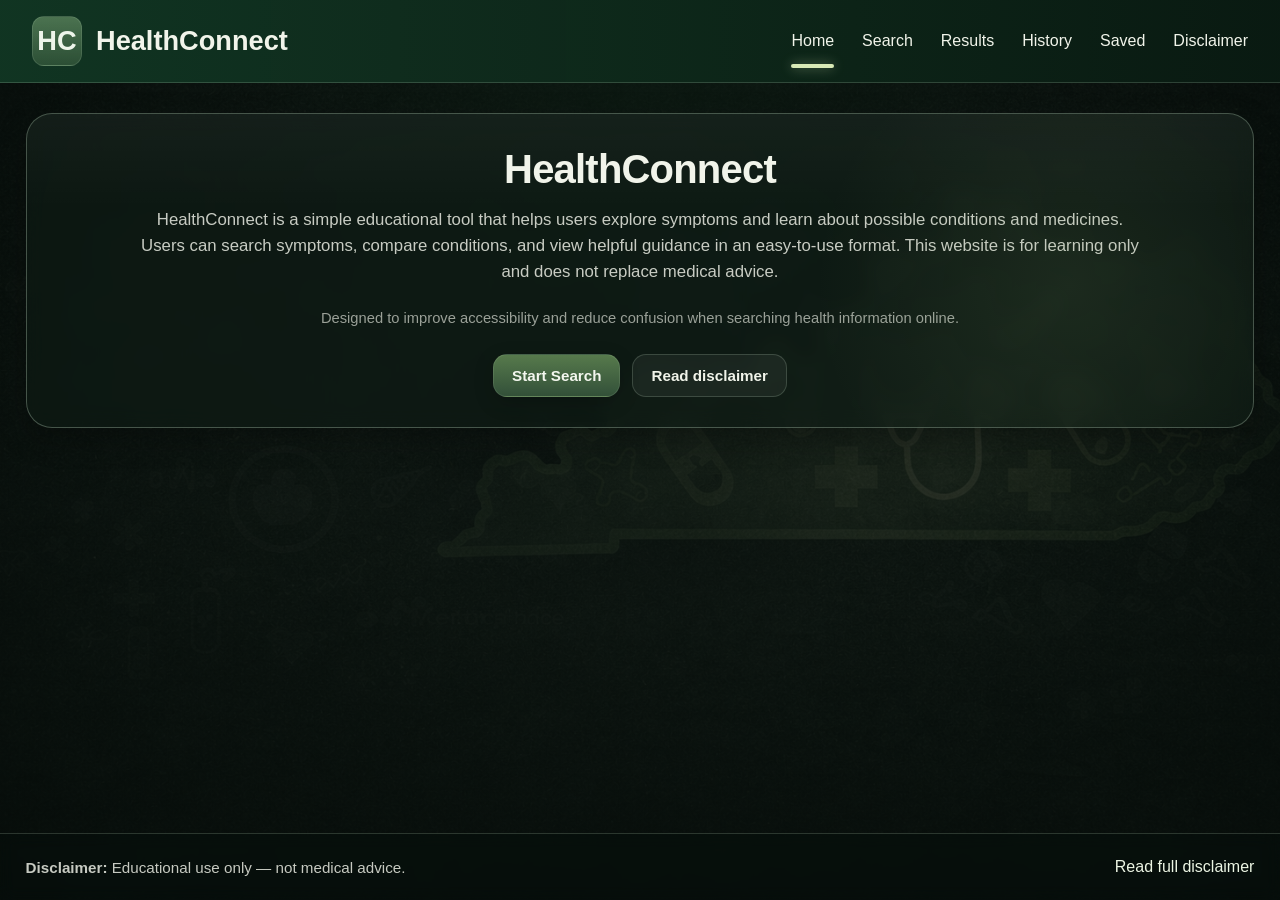
<file: index.html>
<!doctype html>
<html lang="en">
<head>
  <!-- Basic page setup -->
  <meta charset="utf-8" />
  <meta name="viewport" content="width=device-width, initial-scale=1" />

  <title>HealthConnect | Home</title>

  <!-- I keep ONE main stylesheet for the whole website so layout stays consistent -->
  <link rel="stylesheet" href="css/style.css" />
</head>

<body>

  <!-- =========================================================
       HEADER / NAV
       I keep the same header on every page so it feels like a real website.
       ========================================================= -->
  <header class="site-header">
    <div class="header-inner">
      <!-- Clicking the logo returns to the homepage -->
      <a class="brand" href="index.html" aria-label="Go to HealthConnect home">
        <span class="brand-badge">HC</span>
        <span class="brand-name">HealthConnect</span>
      </a>

      <!-- Navigation links -->
      <nav class="nav">
        <a class="nav-link is-active" href="index.html">Home</a>
        <a class="nav-link" href="choose-search.html">Search</a>
        <a class="nav-link" href="results.html">Results</a>
        <a class="nav-link" href="history.html">History</a>
        <a class="nav-link" href="saved.html">Saved</a>
        <a class="nav-link" href="disclaimer.html">Disclaimer</a>
      </nav>
    </div>

  </header>

  <!-- =========================================================
       MAIN CONTENT
       This is a simple landing page that explains what my prototype is.
       ========================================================= -->
  <main class="page">
  <section class="card card-lg center-content">
      <h1 class="h1">HealthConnect </h1>

      <p class="lead">
HealthConnect is a simple educational tool that helps users explore symptoms and learn about possible conditions and medicines. Users can search symptoms, compare conditions, and view helpful guidance in an easy-to-use format. This website is for learning only and does not replace medical advice.
</p>
<p class="small">
Designed to improve accessibility and reduce confusion when searching health information online.
</p>

      <!-- Calls to action -->
      <div class="actions">
        <a class="btn" href="choose-search.html">Start Search</a>
        <a class="btn btn-secondary" href="disclaimer.html">Read disclaimer</a>
      </div>

      
    </section>
  </main>

  <footer class="site-footer">
    <div class="footer-inner">
      <div class="footer-text">
        <strong>Disclaimer:</strong> Educational use only — not medical advice.
      </div>

      <!-- This link MUST point to a real page (disclaimer.html) -->
      <a class="footer-link" href="disclaimer.html">Read full disclaimer</a>
    </div>
  </footer>
</body>
</html>
</file>
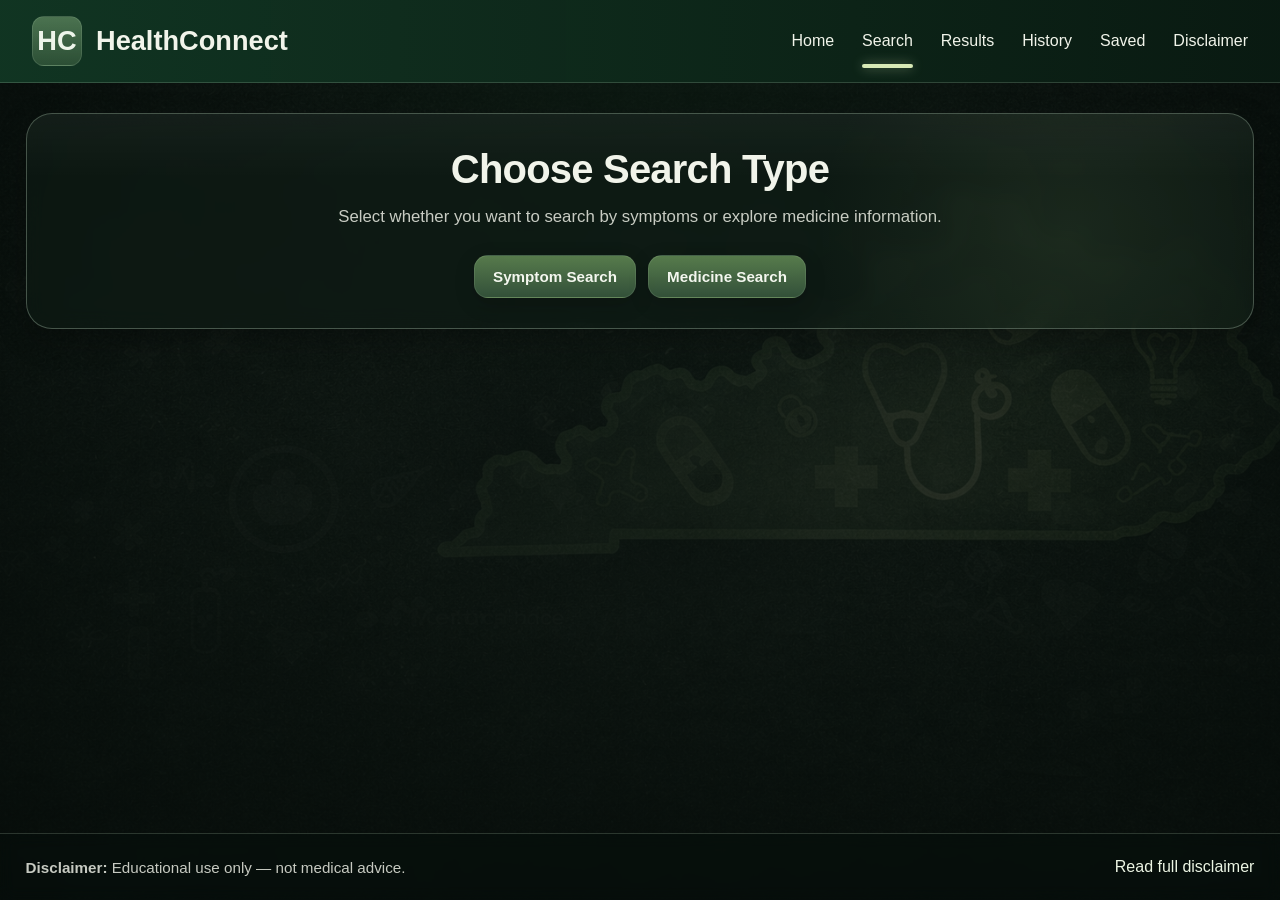
<file: choose-search.html>
<!doctype html>
<html lang="en">
<head>
  <meta charset="utf-8" />
  <meta name="viewport" content="width=device-width, initial-scale=1" />
  <title>HealthConnect | Choose Search</title>
  <link rel="stylesheet" href="css/style.css" />
</head>

<body>
  <header class="site-header">
    <div class="header-inner">
      <a class="brand" href="index.html" aria-label="Go to HealthConnect home">
        <span class="brand-badge">HC</span>
        <span class="brand-name">HealthConnect</span>
      </a>

      <nav class="nav">
        <a class="nav-link" href="index.html">Home</a>
        <a class="nav-link is-active" href="choose-search.html">Search</a>
        <a class="nav-link" href="results.html">Results</a>
        <a class="nav-link" href="history.html">History</a>
        <a class="nav-link" href="saved.html">Saved</a>
        <a class="nav-link" href="disclaimer.html">Disclaimer</a>
      </nav>
    </div>
  </header>

  <main class="page">
    <section class="card card-lg choose-center">
      <h1 class="h1">Choose Search Type</h1>

      <p class="lead">
        Select whether you want to search by symptoms or explore medicine information.
      </p>

      <div class="actions" style="margin-top: 24px;">
     <a class="btn" href="search.html">Symptom Search</a>
     <a class="btn" href="medicine-search.html">Medicine Search</a>
      </div>
    </section>
  </main>

  <footer class="site-footer">
    <div class="footer-inner">
      <div class="footer-text">
        <strong>Disclaimer:</strong> Educational use only — not medical advice.
      </div>
      <a class="footer-link" href="disclaimer.html">Read full disclaimer</a>
    </div>
  </footer>
</body>
</html>
</file>
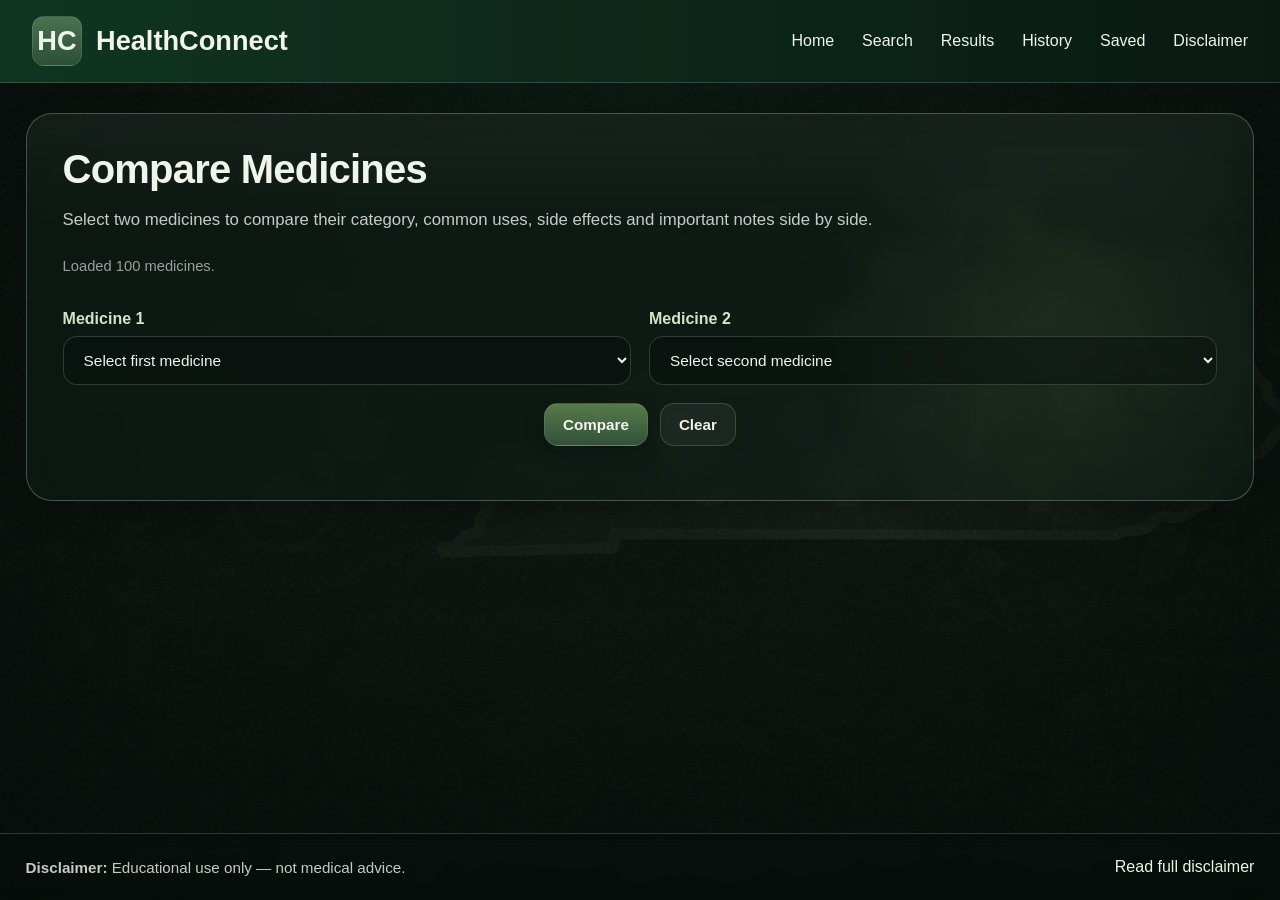
<file: compare-medicines.html>
<!doctype html>
<html lang="en">
<head>
  <meta charset="utf-8" />
  <meta name="viewport" content="width=device-width, initial-scale=1" />
  <title>HealthConnect | Compare Medicines</title>
  <link rel="stylesheet" href="css/style.css" />
</head>

<body>
  <header class="site-header">
    <div class="header-inner">
      <a class="brand" href="index.html" aria-label="Go to HealthConnect home">
        <span class="brand-badge">HC</span>
        <span class="brand-name">HealthConnect</span>
      </a>

      <nav class="nav">
        <a class="nav-link" href="index.html">Home</a>
        <a class="nav-link" href="choose-search.html">Search</a>
        <a class="nav-link" href="results.html">Results</a>
        <a class="nav-link" href="history.html">History</a>
        <a class="nav-link" href="saved.html">Saved</a>
        <a class="nav-link" href="disclaimer.html">Disclaimer</a>
      </nav>
    </div>
  </header>

  <main class="page">
    <section class="card card-lg">
      <h1 class="h1">Compare Medicines</h1>

      <p class="lead">
        Select two medicines to compare their category, common uses, side effects and important notes side by side.
      </p>

      <p id="medicineCompareStatus" class="small">Loading medicines...</p>

      <div class="compare-controls">
        <div class="compare-control">
          <label class="label" for="medicineCompare1">Medicine 1</label>
          <select id="medicineCompare1" class="select">
            <option value="">Select first medicine</option>
          </select>
        </div>

        <div class="compare-control">
          <label class="label" for="medicineCompare2">Medicine 2</label>
          <select id="medicineCompare2" class="select">
            <option value="">Select second medicine</option>
          </select>
        </div>
      </div>

      <div class="actions" style="margin-top: 18px;">
        <button id="medicineCompareBtn" class="btn" type="button">Compare</button>
        <button id="medicineCompareClearBtn" class="btn btn-secondary" type="button">Clear</button>
      </div>

      <div id="medicineCompareResults" class="compare-grid" style="margin-top: 24px;"></div>
    </section>
  </main>

  <footer class="site-footer">
    <div class="footer-inner">
      <div class="footer-text">
        <strong>Disclaimer:</strong> Educational use only — not medical advice.
      </div>
      <a class="footer-link" href="disclaimer.html">Read full disclaimer</a>
    </div>
  </footer>

  <script src="js/medicines.js"></script>
</body>
</html>
</file>
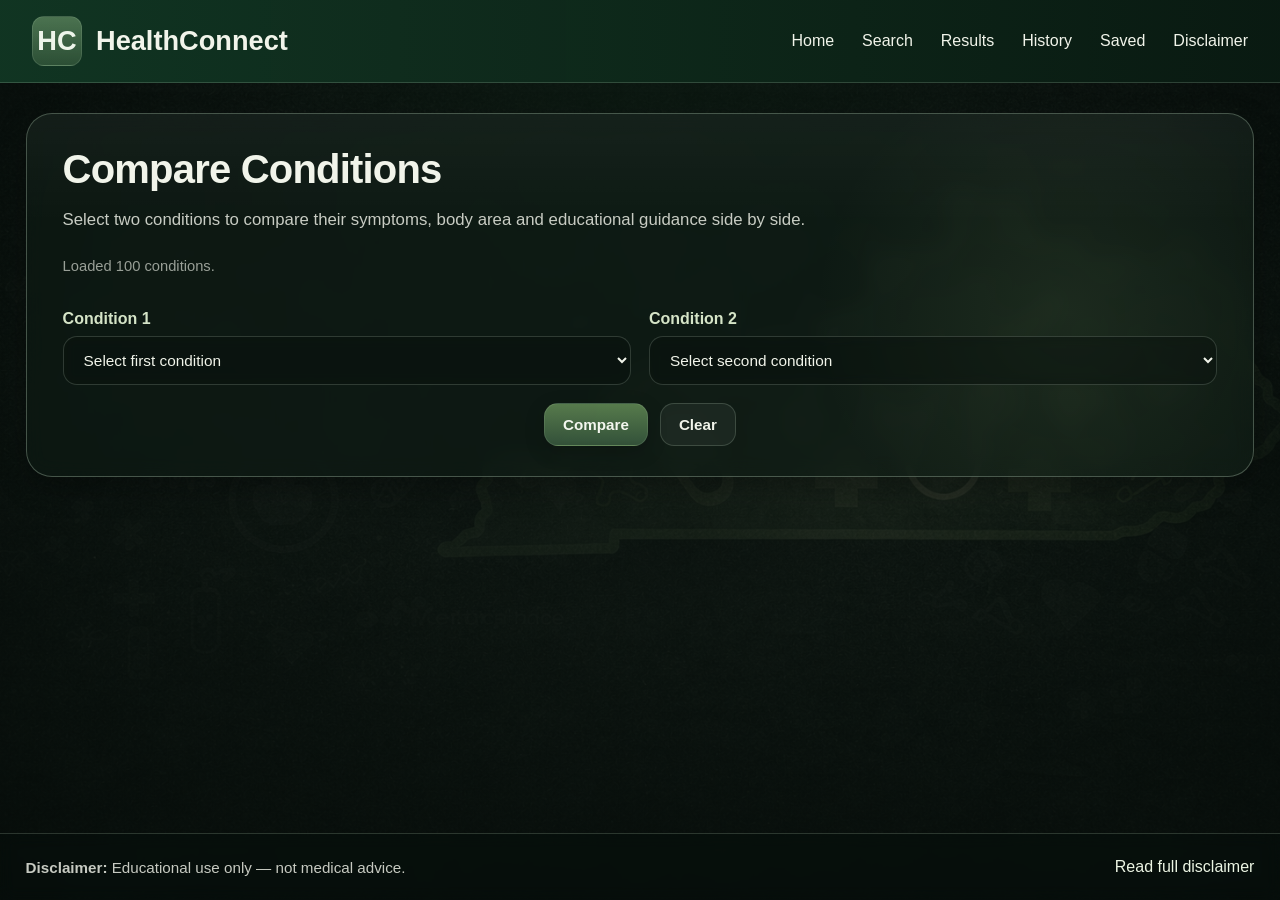
<file: compare.html>
<!doctype html>
<html lang="en">
<head>
  <meta charset="utf-8" />
  <meta name="viewport" content="width=device-width, initial-scale=1" />
  <title>HealthConnect | Compare</title>
  <link rel="stylesheet" href="css/style.css" />
</head>

<body>
  <header class="site-header">
    <div class="header-inner">
      <a class="brand" href="index.html" aria-label="Go to HealthConnect home">
        <span class="brand-badge">HC</span>
        <span class="brand-name">HealthConnect</span>
      </a>

      <nav class="nav">
        <a class="nav-link" href="index.html">Home</a>
        <a class="nav-link" href="choose-search.html">Search</a>
        <a class="nav-link" href="results.html">Results</a>
        <a class="nav-link" href="history.html">History</a>
        <a class="nav-link" href="saved.html">Saved</a>
        <a class="nav-link" href="disclaimer.html">Disclaimer</a>
      </nav>
    </div>
  </header>

  <main class="page">
    <section class="card card-lg">
      <h1 class="h1">Compare Conditions</h1>

      <p class="lead">
        Select two conditions to compare their symptoms, body area and educational guidance side by side.
      </p>

      <p id="compareStatus" class="small">Loading conditions...</p>

      <div class="compare-controls">
        <div class="compare-control">
          <label class="label" for="compareOne">Condition 1</label>
          <select id="compareOne" class="select">
            <option value="">Select first condition</option>
          </select>
        </div>

        <div class="compare-control">
          <label class="label" for="compareTwo">Condition 2</label>
          <select id="compareTwo" class="select">
            <option value="">Select second condition</option>
          </select>
        </div>
      </div>

      <div class="actions" style="margin-top: 18px;">
        <button id="compareBtn" class="btn" type="button">Compare</button>
        <button id="clearCompareBtn" class="btn btn-secondary" type="button">Clear</button>
      </div>
    </section>

    <section class="compare-grid" id="compareGrid" style="display:none;">
      <div class="compare-panel">
        <div id="compareResultOne" class="result-item"></div>
      </div>

      <div class="compare-panel">
        <div id="compareResultTwo" class="result-item"></div>
      </div>
    </section>
  </main>

  <footer class="site-footer">
    <div class="footer-inner">
      <div class="footer-text">
        <strong>Disclaimer:</strong> Educational use only — not medical advice.
      </div>
      <a class="footer-link" href="disclaimer.html">Read full disclaimer</a>
    </div>
  </footer>

  <script src="js/compare.js"></script>
</body>
</html>
</file>
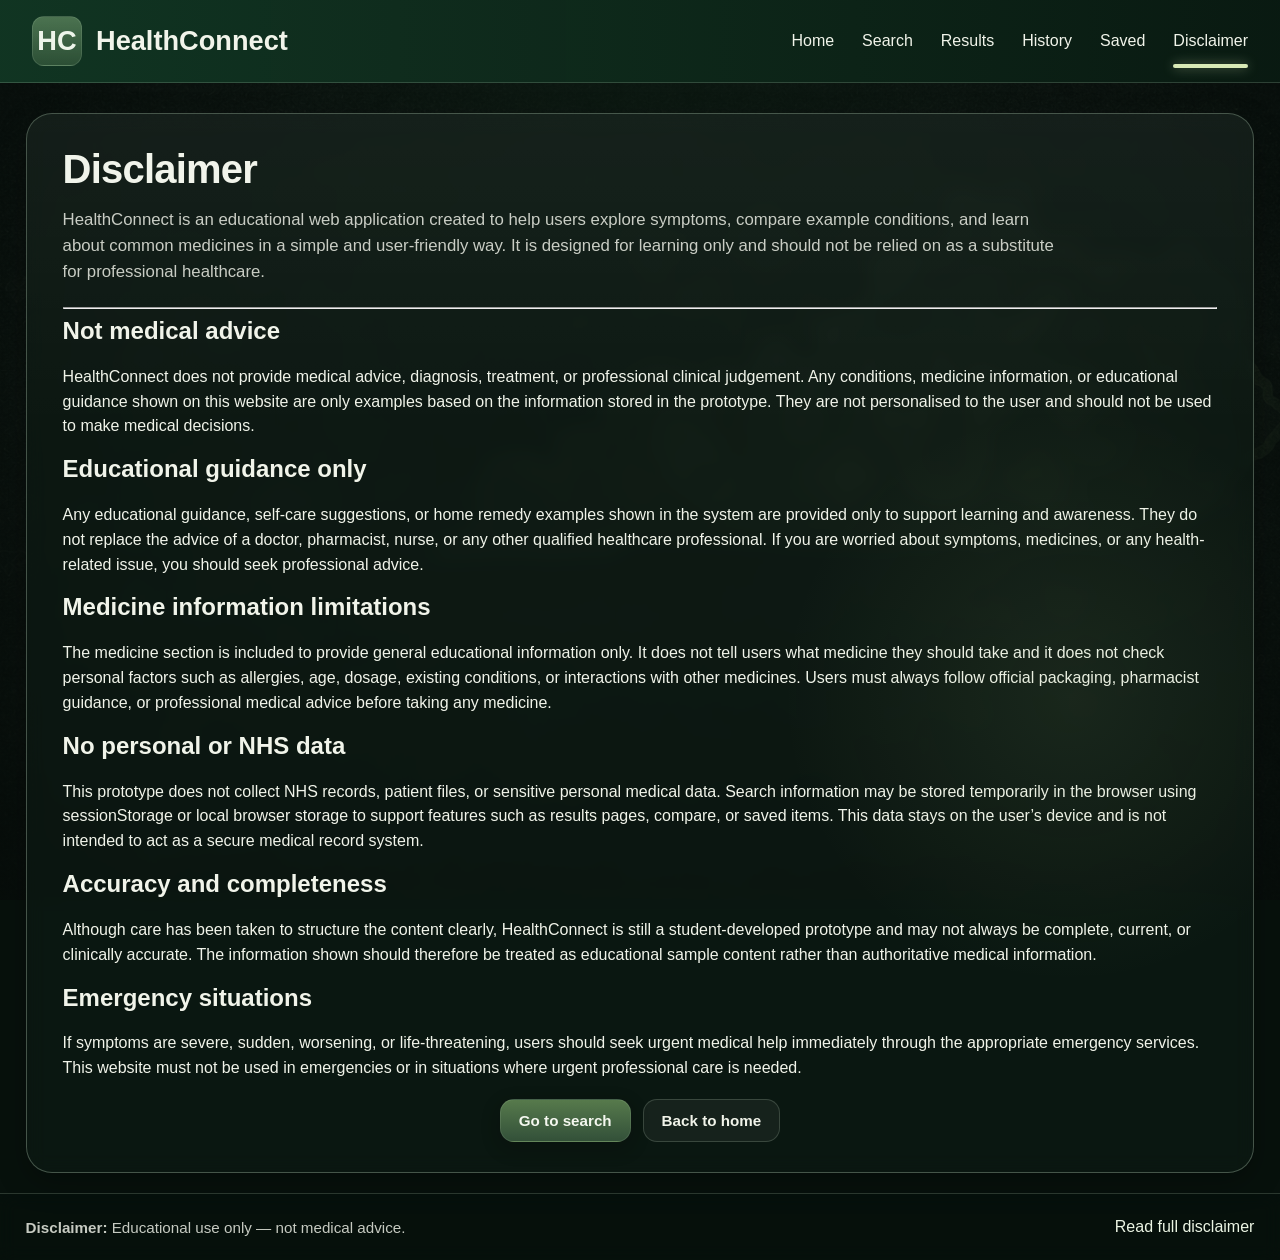
<file: disclaimer.html>
<!doctype html>
<html lang="en">
<head>
  <!-- Basic page setup -->
  <meta charset="utf-8" />
  <meta name="viewport" content="width=device-width, initial-scale=1" />

  <title>HealthConnect | Disclaimer</title>

  <!-- Shared styling -->
  <link rel="stylesheet" href="css/style.css" />
</head>

<body>
  <!-- =========================================================
       HEADER / NAV
       Full disclaimer page
       ========================================================= -->
  <header class="site-header">
    <div class="header-inner">
      <a class="brand" href="index.html" aria-label="Go to HealthConnect home">
        <span class="brand-badge">HC</span>
        <span class="brand-name">HealthConnect</span>
      </a>

      <nav class="nav">
        <a class="nav-link" href="index.html">Home</a>
        <a class="nav-link" href="choose-search.html">Search</a>
        <a class="nav-link" href="results.html">Results</a>
        <a class="nav-link" href="history.html">History</a>
        <a class="nav-link" href="saved.html">Saved</a>
        <a class="nav-link is-active" href="disclaimer.html">Disclaimer</a>
      </nav>
    </div>
  </header>

  <main class="page">
    <section class="card card-lg">
      <h1 class="h1">Disclaimer</h1>

      <p class="lead">
        HealthConnect is an educational web application created to help users explore symptoms,
        compare example conditions, and learn about common medicines in a simple and user-friendly way.
        It is designed for learning only and should not be relied on as a substitute for professional healthcare.
      </p>

      <hr class="divider" />

      <h2 class="h2">Not medical advice</h2>
      <p class="p">
        HealthConnect does not provide medical advice, diagnosis, treatment, or professional clinical judgement.
        Any conditions, medicine information, or educational guidance shown on this website are only examples
        based on the information stored in the prototype. They are not personalised to the user and should not
        be used to make medical decisions.
      </p>

      <h2 class="h2">Educational guidance only</h2>
      <p class="p">
        Any educational guidance, self-care suggestions, or home remedy examples shown in the system are provided
        only to support learning and awareness. They do not replace the advice of a doctor, pharmacist, nurse,
        or any other qualified healthcare professional. If you are worried about symptoms, medicines, or any
        health-related issue, you should seek professional advice.
      </p>

      <h2 class="h2">Medicine information limitations</h2>
      <p class="p">
        The medicine section is included to provide general educational information only. It does not tell users
        what medicine they should take and it does not check personal factors such as allergies, age, dosage,
        existing conditions, or interactions with other medicines. Users must always follow official packaging,
        pharmacist guidance, or professional medical advice before taking any medicine.
      </p>

      <h2 class="h2">No personal or NHS data</h2>
      <p class="p">
        This prototype does not collect NHS records, patient files, or sensitive personal medical data.
        Search information may be stored temporarily in the browser using sessionStorage or local browser storage
        to support features such as results pages, compare, or saved items. This data stays on the user’s device
        and is not intended to act as a secure medical record system.
      </p>

      <h2 class="h2">Accuracy and completeness</h2>
      <p class="p">
        Although care has been taken to structure the content clearly, HealthConnect is still a student-developed
        prototype and may not always be complete, current, or clinically accurate. The information shown should
        therefore be treated as educational sample content rather than authoritative medical information.
      </p>

      <h2 class="h2">Emergency situations</h2>
      <p class="p">
        If symptoms are severe, sudden, worsening, or life-threatening, users should seek urgent medical help
        immediately through the appropriate emergency services. This website must not be used in emergencies
        or in situations where urgent professional care is needed.
      </p>

      <div class="actions" style="margin-top: 18px;">
        <a class="btn" href="choose-search.html">Go to search</a>
        <a class="btn btn-secondary" href="index.html">Back to home</a>
      </div>
    </section>
  </main>

  <!-- Footer -->
  <footer class="site-footer">
    <div class="footer-inner">
      <div class="footer-text">
        <strong>Disclaimer:</strong> Educational use only — not medical advice.
      </div>
      <a class="footer-link" href="disclaimer.html">Read full disclaimer</a>
    </div>
  </footer>
</body>
</html>
</file>
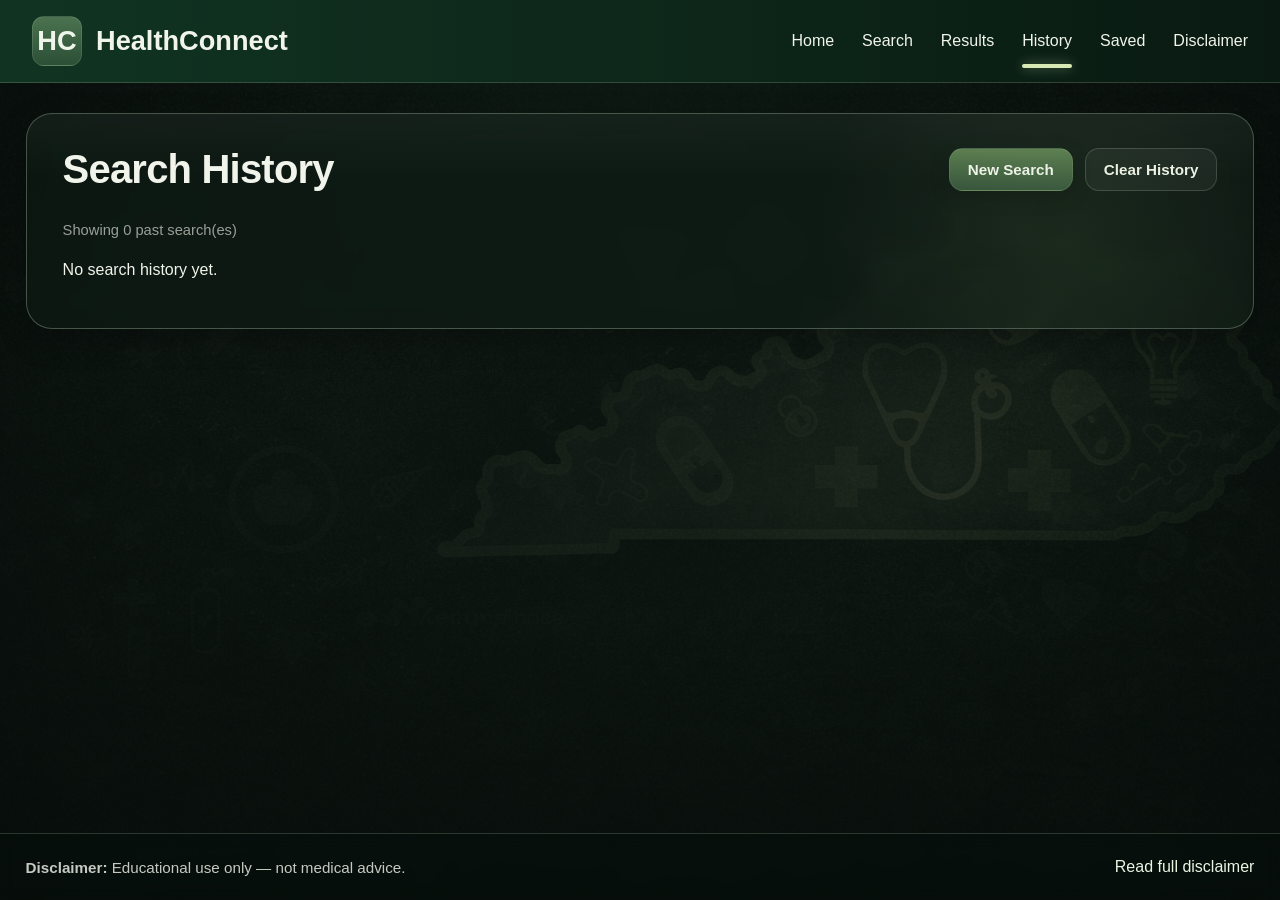
<file: history.html>
<!doctype html>
<html lang="en">
<head>
  <meta charset="utf-8" />
  <meta name="viewport" content="width=device-width, initial-scale=1" />
  <title>HealthConnect | History</title>
  <link rel="stylesheet" href="css/style.css" />
</head>

<body>
  <header class="site-header">
    <div class="header-inner">
      <a class="brand" href="index.html" aria-label="Go to HealthConnect home">
        <span class="brand-badge">HC</span>
        <span class="brand-name">HealthConnect</span>
      </a>

      <nav class="nav">
        <a class="nav-link" href="index.html">Home</a>
        <a class="nav-link" href="choose-search.html">Search</a>
        <a class="nav-link" href="results.html">Results</a>
        <a class="nav-link is-active" href="history.html">History</a>
        <a class="nav-link" href="saved.html">Saved</a>
        <a class="nav-link" href="disclaimer.html">Disclaimer</a>
      </nav>
    </div>
  </header>

  <main class="page">
    <section class="card card-lg">
      <div class="title-row">
        <h1 class="h1">Search History</h1>

        <div class="title-actions">
          <a class="btn" href="choose-search.html">New Search</a>
          <button id="clearHistoryBtn" class="btn btn-secondary" type="button">Clear History</button>
        </div>
      </div>

      <p id="historySummary" class="small"></p>

      <div id="historyResults"></div>
    </section>
  </main>

  <footer class="site-footer">
    <div class="footer-inner">
      <div class="footer-text">
        <strong>Disclaimer:</strong> Educational use only — not medical advice.
      </div>
      <a class="footer-link" href="disclaimer.html">Read full disclaimer</a>
    </div>
  </footer>

  <script src="js/app.js"></script>
  <script src="js/medicines.js"></script>
</body>
</html>
</file>
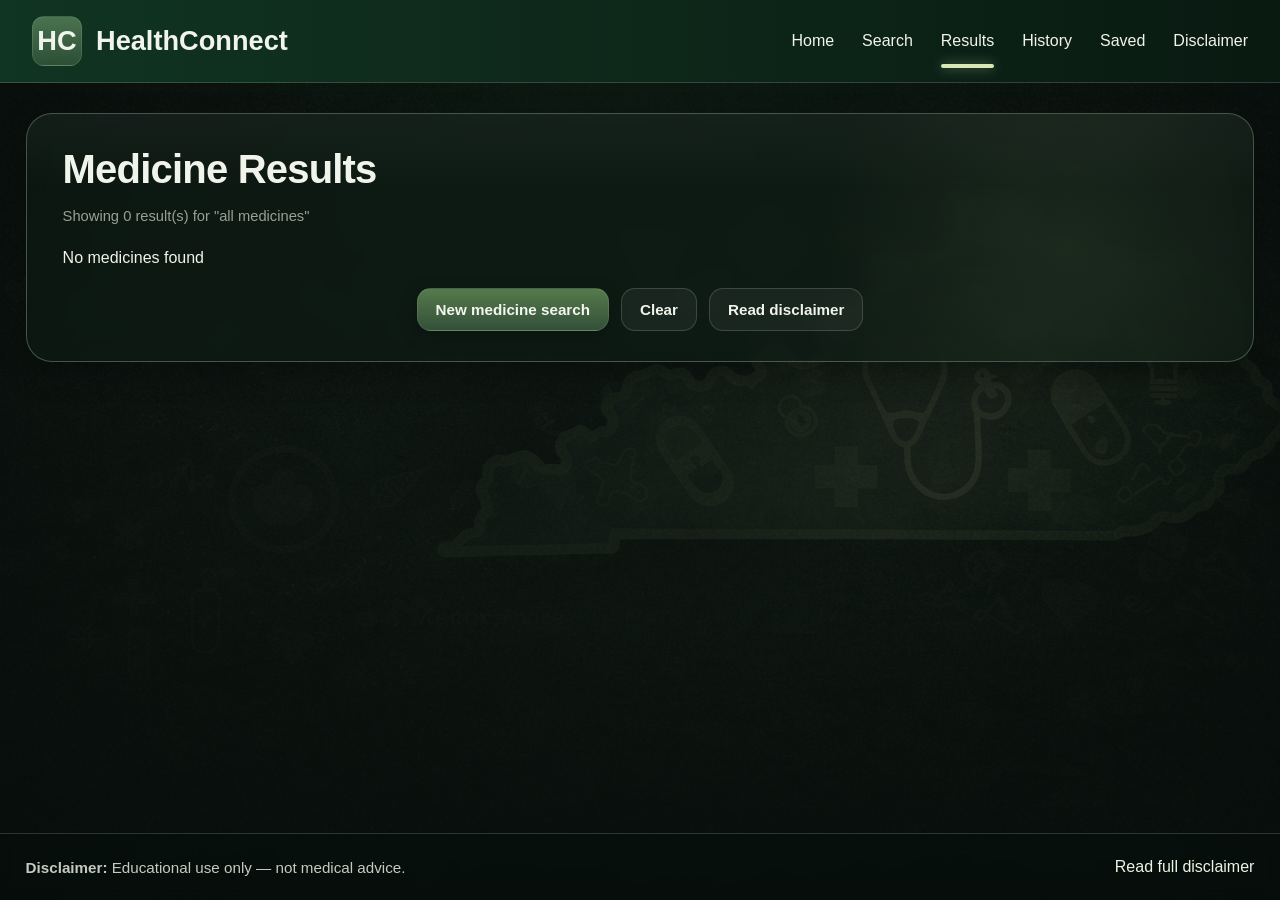
<file: medicine-results.html>
<!doctype html>
<html lang="en">
<head>
  <meta charset="utf-8" />
  <meta name="viewport" content="width=device-width, initial-scale=1" />
  <title>HealthConnect | Medicine Results</title>
  <link rel="stylesheet" href="css/style.css" />
</head>

<body>
  <header class="site-header">
    <div class="header-inner">
      <a class="brand" href="index.html" aria-label="Go to HealthConnect home">
        <span class="brand-badge">HC</span>
        <span class="brand-name">HealthConnect</span>
      </a>

      <nav class="nav">
        <a class="nav-link" href="index.html">Home</a>
        <a class="nav-link" href="choose-search.html">Search</a>
        <a class="nav-link is-active" href="results.html">Results</a>
        <a class="nav-link" href="history.html">History</a>
        <a class="nav-link" href="saved.html">Saved</a>
        <a class="nav-link" href="disclaimer.html">Disclaimer</a>
      </nav>
    </div>
  </header>

  <main class="page">
    <section class="card card-lg">
      <h1 class="h1">Medicine Results</h1>

      <p id="medicineSummary" class="small"></p>

      <div id="medicineResults"></div>

      <div class="actions" style="margin-top: 18px;">
        <a class="btn" href="medicine-search.html">New medicine search</a>
        <button id="medicineClearBtn" class="btn btn-secondary" type="button">Clear</button>
        <a class="btn btn-secondary" href="disclaimer.html">Read disclaimer</a>
      </div>
    </section>
  </main>

  <footer class="site-footer">
    <div class="footer-inner">
      <div class="footer-text">
        <strong>Disclaimer:</strong> Educational use only — not medical advice.
      </div>
      <a class="footer-link" href="disclaimer.html">Read full disclaimer</a>
    </div>
  </footer>

  <script src="js/medicines.js"></script>
</body>
</html>
</file>
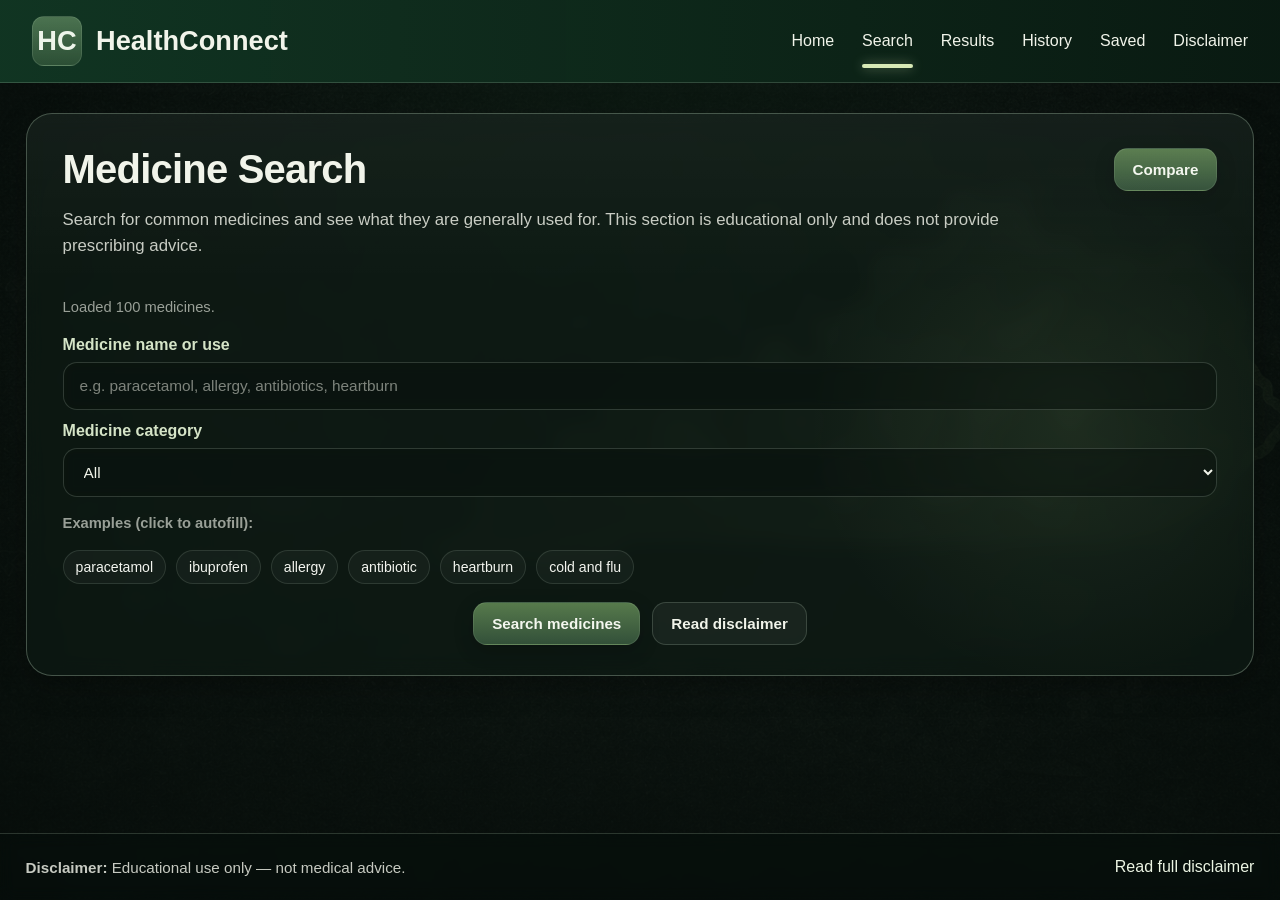
<file: medicine-search.html>
<!doctype html>
<html lang="en">
<head>
  <meta charset="utf-8" />
  <meta name="viewport" content="width=device-width, initial-scale=1" />
  <title>HealthConnect | Medicine Search</title>
  <link rel="stylesheet" href="css/style.css" />
</head>

<body>
  <header class="site-header">
    <div class="header-inner">
      <a class="brand" href="index.html" aria-label="Go to HealthConnect home">
        <span class="brand-badge">HC</span>
        <span class="brand-name">HealthConnect</span>
      </a>

      <nav class="nav">
        <a class="nav-link" href="index.html">Home</a>
        <a class="nav-link is-active" href="choose-search.html">Search</a>
        <a class="nav-link" href="results.html">Results</a>
        <a class="nav-link" href="history.html">History</a>
        <a class="nav-link" href="saved.html">Saved</a>
        <a class="nav-link" href="disclaimer.html">Disclaimer</a>
      </nav>
    </div>
  </header>

  <main class="page">
    <section class="card card-lg">
      <div class="title-row">
        <div>
          <h1 class="h1">Medicine Search</h1>

          <p class="lead">
            Search for common medicines and see what they are generally used for.
            This section is educational only and does not provide prescribing advice.
          </p>
        </div>

        <div class="title-actions">
          <a class="btn compare-btn" href="compare-medicines.html">Compare</a>
        </div>
      </div>

      <p id="medicineStatus" class="small">Loading medicines...</p>

      <label class="label" for="medicineQ">Medicine name or use</label>
      <input
        id="medicineQ"
        class="input"
        type="text"
        placeholder="e.g. paracetamol, allergy, antibiotics, heartburn"
        autocomplete="off"
      />

      <label class="label" for="medicineCategory" style="margin-top: 12px;">Medicine category</label>
      <select id="medicineCategory" class="select">
        <option value="all">All</option>
      </select>

      <div style="margin-top: 14px;">
        <p class="small"><strong>Examples (click to autofill):</strong></p>
        <div id="medicineExamples" class="chip-row"></div>
      </div>

      <div class="actions" style="margin-top: 18px;">
        <button id="medicineSearchBtn" class="btn" type="button">Search medicines</button>
        <a class="btn btn-secondary" href="disclaimer.html">Read disclaimer</a>
      </div>
    </section>
  </main>

  <footer class="site-footer">
    <div class="footer-inner">
      <div class="footer-text">
        <strong>Disclaimer:</strong> Educational use only — not medical advice.
      </div>
      <a class="footer-link" href="disclaimer.html">Read full disclaimer</a>
    </div>
  </footer>

  <script src="js/medicines.js"></script>
</body>
</html>
</file>
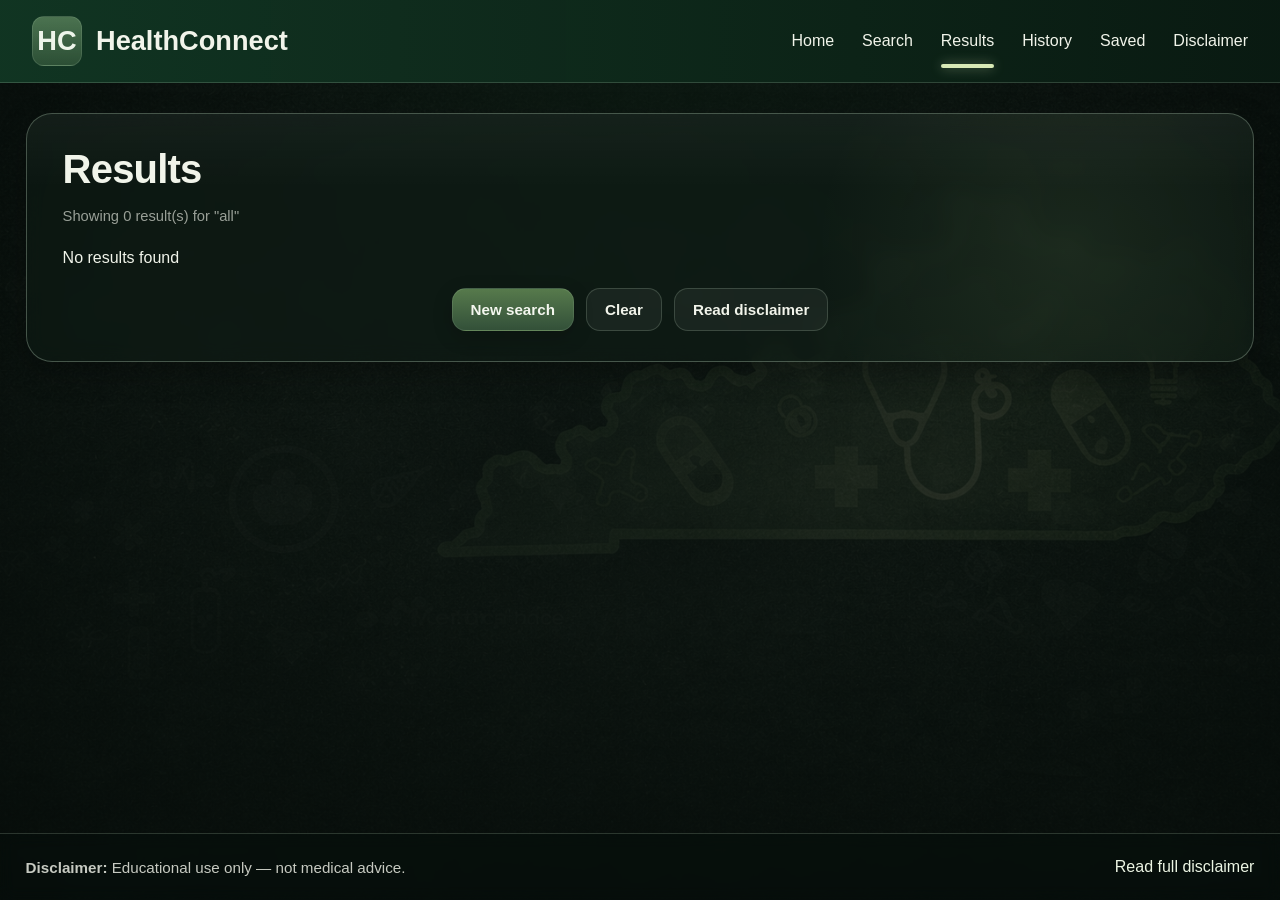
<file: results.html>
<!doctype html>
<html lang="en">
<head>
  <meta charset="utf-8" />
  <meta name="viewport" content="width=device-width, initial-scale=1" />
  <title>HealthConnect | Results</title>
  <link rel="stylesheet" href="css/style.css" />
</head>

<body>

<header class="site-header">
  <div class="header-inner">
    <a class="brand" href="index.html">
      <span class="brand-badge">HC</span>
      <span class="brand-name">HealthConnect</span>
    </a>

   <nav class="nav">
  <a class="nav-link" href="index.html">Home</a>
  <a class="nav-link" href="choose-search.html">Search</a>
  <a class="nav-link is-active" href="results.html">Results</a>
  <a class="nav-link" href="history.html">History</a>
  <a class="nav-link" href="saved.html">Saved</a>
  <a class="nav-link" href="disclaimer.html">Disclaimer</a>

</nav>
  </div>
</header>

<main class="page">
  <section class="card card-lg">
    <h1 class="h1">Results</h1>

    <p id="summary" class="small"></p>

    <div id="results"></div>

    <div class="actions" style="margin-top: 18px;">
      <a class="btn" href="search.html">New search</a>

      <button id="clearBtn" class="btn btn-secondary" type="button">
        Clear
      </button>

      <a class="btn btn-secondary" href="disclaimer.html">Read disclaimer</a>
    </div>
  </section>
</main>

<footer class="site-footer">
  <div class="footer-inner">
    <div class="footer-text">
      <strong>Disclaimer:</strong> Educational use only — not medical advice.
    </div>
    <a class="footer-link" href="disclaimer.html">Read full disclaimer</a>
  </div>
</footer>

<script src="js/app.js"></script>
</body>
</html>
</file>
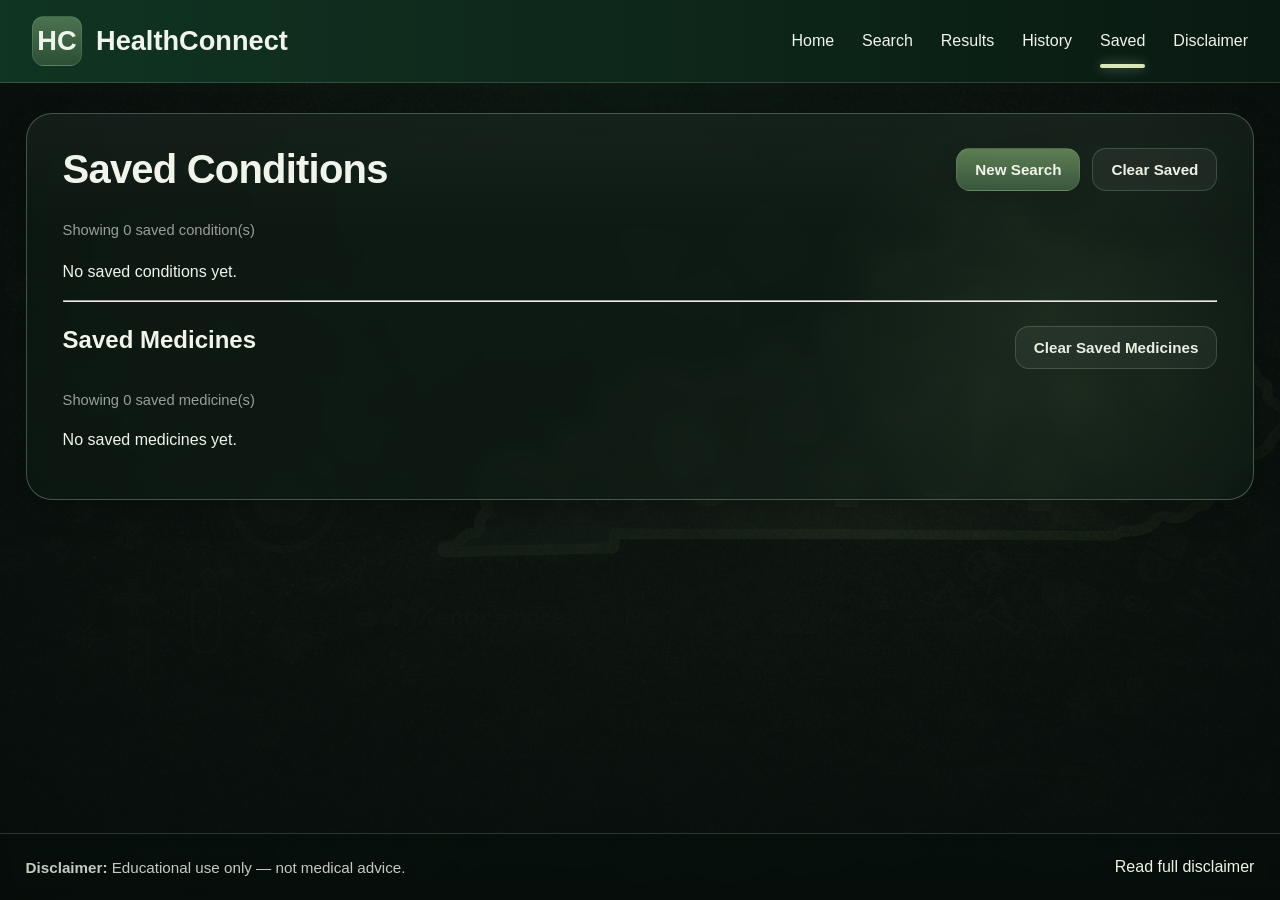
<file: saved.html>
<!doctype html>
<html lang="en">
<head>
  <meta charset="utf-8" />
  <meta name="viewport" content="width=device-width, initial-scale=1" />
  <title>HealthConnect | Saved</title>
  <link rel="stylesheet" href="css/style.css" />
</head>

<body>
  <header class="site-header">
    <div class="header-inner">
      <a class="brand" href="index.html" aria-label="Go to HealthConnect home">
        <span class="brand-badge">HC</span>
        <span class="brand-name">HealthConnect</span>
      </a>

      <nav class="nav">
        <a class="nav-link" href="index.html">Home</a>
        <a class="nav-link" href="choose-search.html">Search</a>
        <a class="nav-link" href="results.html">Results</a>
        <a class="nav-link" href="history.html">History</a>
        <a class="nav-link is-active" href="saved.html">Saved</a>
        <a class="nav-link" href="disclaimer.html">Disclaimer</a>
      </nav>
    </div>
  </header>

  <main class="page">
    <section class="card card-lg">
      <div class="title-row">
        <h1 class="h1">Saved Conditions</h1>

        <div class="title-actions">
          <a class="btn" href="search.html">New Search</a>
          <button id="clearSavedBtn" class="btn btn-secondary" type="button">Clear Saved</button>
        </div>
      </div>

      <p id="savedSummary" class="small"></p>

      <div id="savedResults"></div>
      <hr class="divider" />

<div class="title-row" style="margin-top: 24px;">
  <h2 class="h2">Saved Medicines</h2>

  <div class="title-actions">
    <button id="clearSavedMedicinesBtn" class="btn btn-secondary" type="button">
      Clear Saved Medicines
    </button>
  </div>
</div>

<p id="savedMedicinesSummary" class="small"></p>

<div id="savedMedicinesResults"></div>
    </section>
  </main>

  <footer class="site-footer">
    <div class="footer-inner">
      <div class="footer-text">
        <strong>Disclaimer:</strong> Educational use only — not medical advice.
      </div>
      <a class="footer-link" href="disclaimer.html">Read full disclaimer</a>
    </div>
  </footer>

  <script src="js/app.js"></script>
  <script src="js/medicines.js"></script>
</body>
</html>
</file>
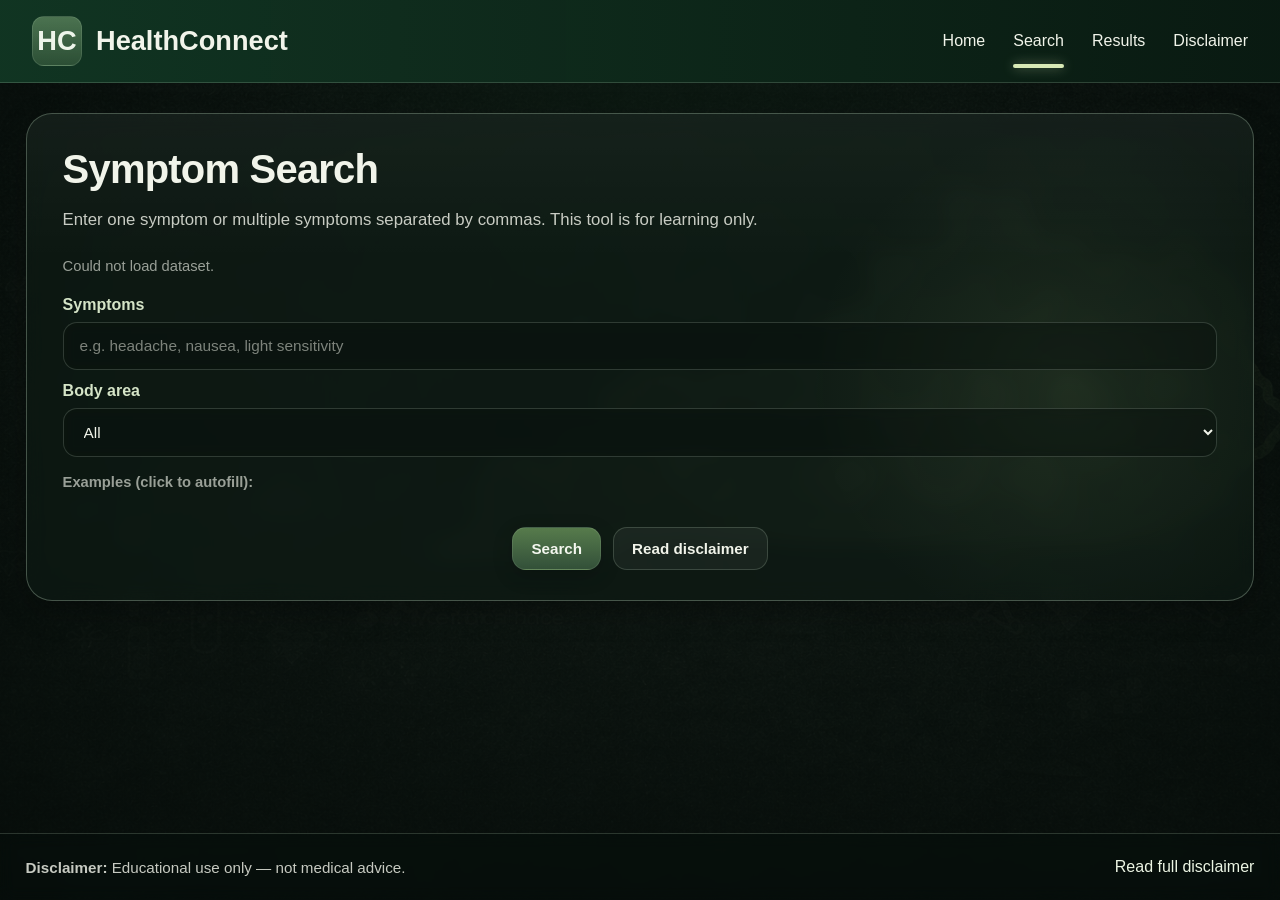
<file: search.html>
<!doctype html>
<html lang="en">
<head>
  <!-- Basic page setup -->
  <meta charset="utf-8" />
  <meta name="viewport" content="width=device-width, initial-scale=1" />

  <title>HealthConnect | Search</title>

  <!-- Shared styling -->
  <link rel="stylesheet" href="css/style.css" />
</head>

<body>
  <!-- =========================================================
       HEADER / NAV (same on every page)
       ========================================================= -->
  <header class="site-header">
    <div class="header-inner">
      <a class="brand" href="index.html" aria-label="Go to HealthConnect home">
        <span class="brand-badge">HC</span>
        <span class="brand-name">HealthConnect</span>
      </a>

      <nav class="nav">
        <a class="nav-link" href="index.html">Home</a>
        <a class="nav-link is-active" href="search.html">Search</a>
        <a class="nav-link" href="results.html">Results</a>
        <a class="nav-link" href="disclaimer.html">Disclaimer</a>
      </nav>
    </div>
  </header>

  <main class="page">
    <section class="card card-lg">
      <h1 class="h1">Symptom Search</h1>

      <p class="lead">
        Enter one symptom or multiple symptoms separated by commas.
        This tool is for learning only.
      </p>

      <!-- =========================================================
           IMPORTANT:
           These IDs must match your app.js
           - #q is the input
           - #area is dropdown
           - #searchBtn is the button
           - #status displays dataset loading
           - #examples holds example chips
           ========================================================= -->

      <!-- Dataset status message (app.js updates this) -->
      <p id="status" class="small">Loading dataset...</p>

      <!-- Symptom input -->
      <label class="label" for="q">Symptoms</label>
      <input
        id="q"
        class="input"
        type="text"
        placeholder="e.g. headache, nausea, light sensitivity"
        autocomplete="off"
      />

      <!-- Body area dropdown -->
      <label class="label" for="area" style="margin-top: 12px;">Body area</label>
      <select id="area" class="select">
        <!-- app.js will add options automatically from conditions.json -->
        <option value="all">All</option>
      </select>

      <!-- Example chips (app.js fills this) -->
      <div style="margin-top: 14px;">
        <p class="small"><strong>Examples (click to autofill):</strong></p>
        <div id="examples" class="chip-row"></div>
      </div>

      <!-- Search button -->
      <div class="actions" style="margin-top: 18px;">
        <button id="searchBtn" class="btn" type="button">Search</button>
        <a class="btn btn-secondary" href="disclaimer.html">Read disclaimer</a>
      </div>
    </section>
  </main>

  <!-- Footer disclaimer -->
  <footer class="site-footer">
    <div class="footer-inner">
      <div class="footer-text">
        <strong>Disclaimer:</strong> Educational use only — not medical advice.
      </div>
      <a class="footer-link" href="disclaimer.html">Read full disclaimer</a>
    </div>
  </footer>

  <!-- Load your exact app.js -->
  <script src="js/app.js"></script>
</body>
</html>
</file>
<file: css/style.css>
/* ================================
   GLOBAL THEME
================================ */

:root {
  --bg-dark: #07110c;
  --bg-mid: #0d1a14;
  --bg-green: #163526;
  --line: rgba(210, 235, 210, 0.18);
  --line-strong: rgba(220, 245, 220, 0.28);

  --text-main: #f1f4ea;
  --text-soft: rgba(241, 244, 234, 0.82);
  --text-muted: rgba(241, 244, 234, 0.62);

  --accent: #6d8f63;
  --accent-2: #8fb27f;
  --accent-dark: #385741;

  --chip-bg: rgba(255, 255, 255, 0.05);
  --card-bg: rgba(15, 28, 21, 0.58);
  --card-bg-2: rgba(16, 30, 22, 0.72);
  --input-bg: rgba(10, 18, 14, 0.55);

  --shadow: 0 10px 30px rgba(0, 0, 0, 0.28);
  --blur: blur(10px);
}

* {
  box-sizing: border-box;
}

html {
  height: 100%;
}

body {
  margin: 0;
  min-height: 100vh;
  display: flex;
  flex-direction: column;
  font-family: Arial, Helvetica, sans-serif;
  color: var(--text-main);
  background-color: var(--bg-dark);
  background-image:
    linear-gradient(rgba(6, 12, 9, 0.78), rgba(6, 12, 9, 0.88)),
    radial-gradient(circle at top, rgba(31, 90, 52, 0.55), transparent 38%),
    url("../images/health-bg.png");
  background-size: cover, cover, cover;
  background-position: center top, center top, center center;
  background-attachment: fixed;
}

/* subtle texture overlay */
body::before {
  content: "";
  position: fixed;
  inset: 0;
  pointer-events: none;
  background:
    radial-gradient(rgba(255,255,255,0.03) 1px, transparent 1px),
    radial-gradient(rgba(255,255,255,0.02) 1px, transparent 1px);
  background-size: 22px 22px, 36px 36px;
  background-position: 0 0, 10px 10px;
  opacity: 0.18;
  z-index: 0;
}

/* ================================
   LINKS / TEXT
================================ */

a {
  color: inherit;
}

.h1 {
  margin: 0 0 14px;
  font-size: 2.5rem;
  line-height: 1.05;
  font-weight: 700;
  letter-spacing: -0.02em;
}

h2, h3, h4 {
  margin-top: 0;
  color: var(--text-main);
}

p {
  line-height: 1.55;
}

.lead {
  font-size: 1.05rem;
  color: var(--text-soft);
  margin-bottom: 22px;
  max-width: 1000px;
}

.small {
  font-size: 0.92rem;
  color: var(--text-muted);
}

/* ================================
   HEADER
================================ */

.site-header {
  position: sticky;
  top: 0;
  z-index: 10;
  border-bottom: 1px solid var(--line);
  background:
    linear-gradient(90deg, rgba(18, 56, 36, 0.92), rgba(10, 29, 20, 0.82)),
    rgba(7, 17, 12, 0.72);
  backdrop-filter: var(--blur);
  -webkit-backdrop-filter: var(--blur);
}

.header-inner {
  width: 95%;
  max-width: 1450px;
  margin: 0 auto;
  padding: 16px 0;
  display: flex;
  align-items: center;
  justify-content: space-between;
}

.brand {
  display: flex;
  align-items: center;
  text-decoration: none;
  color: var(--text-main);
  gap: 14px;
}

.brand-badge {
  width: 50px;
  height: 50px;
  display: inline-flex;
  align-items: center;
  justify-content: center;
  border-radius: 12px;
  background: linear-gradient(180deg, rgba(112, 154, 109, 0.62), rgba(77, 112, 77, 0.46));
  border: 1px solid rgba(220, 245, 220, 0.12);
  color: #eef5ea;
  font-size: 1.7rem;
  font-weight: 700;
}

.brand-name {
  font-size: 1.7rem;
  font-weight: 600;
}

.nav {
  display: flex;
  align-items: center;
  gap: 28px;
}

.nav-link {
  position: relative;
  color: var(--text-main);
  text-decoration: none;
  font-size: 1rem;
  font-weight: 500;
  padding: 6px 0;
}

.nav-link:hover {
  color: #f6fff2;
}

.nav-link.is-active::after,
.nav-link:hover::after {
  content: "";
  position: absolute;
  left: 0;
  bottom: -12px;
  width: 100%;
  height: 4px;
  border-radius: 999px;
  background: #d8e9b6;
  box-shadow: 0 0 12px rgba(216, 233, 182, 0.45);
}

/* ================================
   PAGE + MAIN CARD
================================ */

.page {
  position: relative;
  z-index: 1;
  flex: 1;
  width: 96%;
  max-width: 1500px;
  margin: 30px auto 20px;
}

.card {
  position: relative;
  background: var(--card-bg);
  border: 1px solid var(--line-strong);
  border-radius: 26px;
  box-shadow: var(--shadow);
  backdrop-filter: var(--blur);
  -webkit-backdrop-filter: var(--blur);
  overflow: hidden;
}

.card::before {
  content: "";
  position: absolute;
  inset: 0;
  pointer-events: none;
  background:
    linear-gradient(180deg, rgba(255,255,255,0.035), transparent 30%),
    radial-gradient(circle at 85% 55%, rgba(146, 182, 118, 0.10), transparent 24%);
}

.card-lg {
  padding: 34px 36px 30px;
}
/* CENTER HERO TEXT (home page card) */
.card.center-content {
  text-align: center;
}

.card.center-content .lead {
  margin-left: auto;
  margin-right: auto;
}

.card.center-content .actions {
  justify-content: center;
}
/* ================================
   TITLE ROW / TOP ACTIONS
================================ */

.title-row {
  display: flex;
  justify-content: space-between;
  align-items: flex-start;
  gap: 16px;
  margin-bottom: 6px;
}

.title-actions {
  display: flex;
  align-items: center;
  gap: 12px;
  flex-shrink: 0;
}

/* ================================
   BUTTONS
================================ */

.btn {
  appearance: none;
  border: 1px solid rgba(220, 245, 220, 0.10);
  background: linear-gradient(180deg, rgba(96, 134, 83, 0.90), rgba(55, 86, 61, 0.92));
  color: #f4f7ef;
  padding: 12px 18px;
  border-radius: 14px;
  text-decoration: none;
  display: inline-flex;
  align-items: center;
  justify-content: center;
  gap: 8px;
  font-size: 0.95rem;
  font-weight: 600;
  cursor: pointer;
  transition: 0.2s ease;
  box-shadow: 0 6px 20px rgba(0,0,0,0.20);
}

.btn:hover {
  transform: translateY(-1px);
  background: linear-gradient(180deg, rgba(112, 154, 94, 0.96), rgba(61, 97, 67, 0.96));
}

.btn-secondary {
  background: rgba(255, 255, 255, 0.05);
  color: var(--text-main);
  border: 1px solid var(--line);
  box-shadow: none;
}

.btn-secondary:hover {
  background: rgba(255,255,255,0.09);
}

.compare-btn {
  margin: 0;
}

.saved-star-btn {
  width: 48px;
  height: 48px;
  border-radius: 14px;
  display: inline-flex;
  align-items: center;
  justify-content: center;
  text-decoration: none;
  border: 1px solid var(--line);
  background: rgba(255,255,255,0.03);
  color: rgba(255,255,255,0.95);
  font-size: 1.8rem;
  line-height: 1;
  transition: 0.2s ease;
}

.saved-star-btn:hover {
  background: rgba(255,255,255,0.08);
}

.saved-star-btn.active {
  background: linear-gradient(180deg, rgba(96, 134, 83, 0.92), rgba(55, 86, 61, 0.95));
  color: #f7ffe9;
  box-shadow: 0 0 18px rgba(168, 207, 136, 0.22);
}

/* ================================
   FORM CONTROLS
================================ */

.label {
  display: block;
  font-size: 1rem;
  font-weight: 700;
  color: #d5e4c7;
  margin: 18px 0 8px;
}

.input,
.select {
  width: 100%;
  padding: 14px 16px;
  border-radius: 14px;
  border: 1px solid rgba(215, 236, 215, 0.18);
  background: var(--input-bg);
  color: var(--text-main);
  font-size: 0.96rem;
  outline: none;
  transition: 0.2s ease;
  backdrop-filter: blur(6px);
  -webkit-backdrop-filter: blur(6px);
}

.input::placeholder {
  color: rgba(241, 244, 234, 0.50);
}

.input:focus,
.select:focus {
  border-color: rgba(208, 229, 183, 0.45);
  box-shadow: 0 0 0 4px rgba(167, 197, 135, 0.10);
}

/* ================================
   CHIPS
================================ */

.chip-row {
  display: flex;
  flex-wrap: wrap;
  gap: 10px;
  margin-top: 10px;
}

.chip {
  border: 1px solid rgba(220, 245, 220, 0.12);
  background: rgba(255,255,255,0.035);
  color: #f3f5ef;
  border-radius: 999px;
  padding: 8px 12px;
  font-size: 0.88rem;
  cursor: pointer;
  transition: 0.2s ease;
}

.chip:hover {
  background: rgba(255,255,255,0.085);
}

/* ================================
   ACTIONS
================================ */

.actions {
  display: flex;
  flex-wrap: wrap;
  gap: 12px;
  margin-top: 24px;
  justify-content: center;
}

/* ================================
   RESULTS
================================ */

#results,
#medicineResults,
#savedResults {
  margin-top: 18px;
}

.result-grid {
  display: grid;
  grid-template-columns: repeat(3, minmax(0, 1fr));
  gap: 18px;
}

.result-item {
  position: relative;
  background: var(--card-bg-2);
  border: 1px solid rgba(220, 245, 220, 0.14);
  border-radius: 18px;
  padding: 20px;
  margin-bottom: 16px;
  box-shadow: 0 8px 24px rgba(0,0,0,0.16);
  backdrop-filter: blur(8px);
  -webkit-backdrop-filter: blur(8px);
}

.result-item h3 {
  margin: 0 0 10px;
  font-size: 1.35rem;
}

.result-item p {
  color: var(--text-soft);
  margin: 8px 0;
  font-size: 0.96rem;
}

.result-item strong {
  color: #eff8e5;
}

.result-item ul {
  margin-top: 10px;
  color: var(--text-soft);
  font-size: 0.95rem;
}

.badge {
  display: inline-flex;
  align-items: center;
  background: rgba(120, 158, 98, 0.18);
  border: 1px solid rgba(176, 214, 150, 0.22);
  color: #dff0ce;
  padding: 6px 11px;
  border-radius: 999px;
  font-size: 0.78rem;
  margin-bottom: 12px;
}

/* ================================
   COMPARE PAGE
================================ */

.compare-controls {
  display: grid;
  grid-template-columns: 1fr 1fr;
  gap: 18px;
}

.compare-control {
  display: flex;
  flex-direction: column;
}

.compare-grid {
  display: grid;
  grid-template-columns: 1fr 1fr;
  gap: 22px;
  margin-top: 24px;
}

.compare-panel .result-item {
  margin-bottom: 0;
  min-height: 100%;
}

/* ================================
   FOOTER
================================ */

.site-footer {
  position: relative;
  z-index: 1;
  margin-top: auto;
  border-top: 1px solid var(--line);
  background: rgba(7, 17, 12, 0.26);
  backdrop-filter: blur(8px);
  -webkit-backdrop-filter: blur(8px);
}

.footer-inner {
  width: 96%;
  max-width: 1500px;
  margin: 0 auto;
  padding: 24px 0;
  display: flex;
  justify-content: space-between;
  align-items: center;
  gap: 18px;
}

.footer-text {
  color: var(--text-soft);
  font-size: 0.95rem;
}

.footer-link {
  color: #ecf5e4;
  text-decoration: none;
  font-weight: 500;
}

.footer-link:hover {
  text-decoration: underline;
}

/* ================================
   EMPTY / STATUS TEXT
================================ */

#status,
#medicineStatus,
#summary,
#medicineSummary,
#savedSummary {
  color: var(--text-muted);
}

/* ================================
   RESPONSIVE
================================ */

@media (max-width: 1100px) {
  .result-grid {
    grid-template-columns: 1fr 1fr;
  }

  .brand-name {
    font-size: 1.5rem;
  }
}

@media (max-width: 900px) {
  .header-inner,
  .footer-inner {
    width: 94%;
  }

  .page {
    width: 94%;
  }

  .compare-controls,
  .compare-grid,
  .result-grid {
    grid-template-columns: 1fr;
  }

  .title-row {
    flex-direction: column;
    align-items: flex-start;
  }

  .nav {
    gap: 18px;
    flex-wrap: wrap;
    justify-content: flex-end;
  }

  .h1 {
    font-size: 2.1rem;
  }
}

@media (max-width: 640px) {
  .header-inner {
    flex-direction: column;
    gap: 18px;
    align-items: flex-start;
  }

  .nav {
    justify-content: flex-start;
    gap: 14px;
  }

  .card-lg {
    padding: 24px 20px;
  }

  .btn {
    width: 100%;
  }

  .title-actions {
    width: 100%;
    flex-wrap: wrap;
  }

  .saved-star-btn {
    width: 52px;
  }
}
/* CENTER TEXT FOR CHOOSE SEARCH PAGE */
.choose-center {
  text-align: center;
}

.choose-center p {
  margin: 0 auto 20px;
  max-width: 650px;
  line-height: 1.6;
}

.choose-center .actions {
  justify-content: center;
}
.result-top {
  display: flex;
  justify-content: space-between;
  align-items: center;
}

.save-btn {
  background: rgba(255,255,255,0.05);
  border: 1px solid var(--line);
  border-radius: 10px;
  color: white;
  font-size: 1.2rem;
  padding: 6px 10px;
  cursor: pointer;
  transition: 0.2s;
}

.save-btn:hover {
  background: rgba(255,255,255,0.12);
}
.result-top {
  display: flex;
  justify-content: space-between;
  align-items: flex-start;
  gap: 12px;
}

.save-btn {
  background: rgba(255,255,255,0.05);
  border: 1px solid var(--line);
  border-radius: 12px;
  color: white;
  font-size: 1.35rem;
  padding: 8px 12px;
  cursor: pointer;
  transition: 0.2s ease;
  min-width: 50px;
}

.save-btn:hover {
  background: rgba(255,255,255,0.12);
}

.save-btn.active {
  background: linear-gradient(180deg, rgba(96, 134, 83, 0.92), rgba(55, 86, 61, 0.95));
  color: #f7ffe9;
  box-shadow: 0 0 18px rgba(168, 207, 136, 0.22);
}

/* clear saved css */
.result-card-actions {
  display: flex;
  align-items: center;
  gap: 10px;
}

.remove-btn {
  background: rgba(255,255,255,0.05);
  border: 1px solid var(--line);
  border-radius: 12px;
  color: white;
  font-size: 0.95rem;
  font-weight: 600;
  padding: 10px 14px;
  cursor: pointer;
  transition: 0.2s ease;
}

.remove-btn:hover {
  background: rgba(255,255,255,0.12);
}

.result-card-actions {
  display: flex;
  align-items: center;
  gap: 10px;
}

.remove-btn {
  background: rgba(255,255,255,0.05);
  border: 1px solid var(--line);
  border-radius: 12px;
  color: white;
  font-size: 0.95rem;
  font-weight: 600;
  padding: 10px 14px;
  cursor: pointer;
  transition: 0.2s ease;
}

.remove-btn:hover {
  background: rgba(255,255,255,0.12);
}

/* Accessablity */
.accessibility-bar {
  display: flex;
  flex-wrap: wrap;
  gap: 10px;
  justify-content: center;
  margin: 18px 0 24px;
}

body {
  font-size: 16px;
}

body.high-contrast {
  --bg-dark: #000000;
  --bg-mid: #0a0a0a;
  --bg-green: #111111;
  --line: rgba(255, 255, 255, 0.22);
  --line-strong: rgba(255, 255, 255, 0.38);

  --text-main: #ffffff;
  --text-soft: rgba(255, 255, 255, 0.92);
  --text-muted: rgba(255, 255, 255, 0.74);

  --accent: #d6ff8f;
  --accent-2: #f0ffbe;
  --accent-dark: #2b2b2b;

  --chip-bg: rgba(255, 255, 255, 0.08);
  --card-bg: rgba(0, 0, 0, 0.84);
  --card-bg-2: rgba(10, 10, 10, 0.90);
  --input-bg: rgba(20, 20, 20, 0.95);
}

body.high-contrast .btn {
  border-color: rgba(255, 255, 255, 0.3);
}

body.high-contrast .input,
body.high-contrast .select {
  border-color: rgba(255, 255, 255, 0.35);
}
</file>
